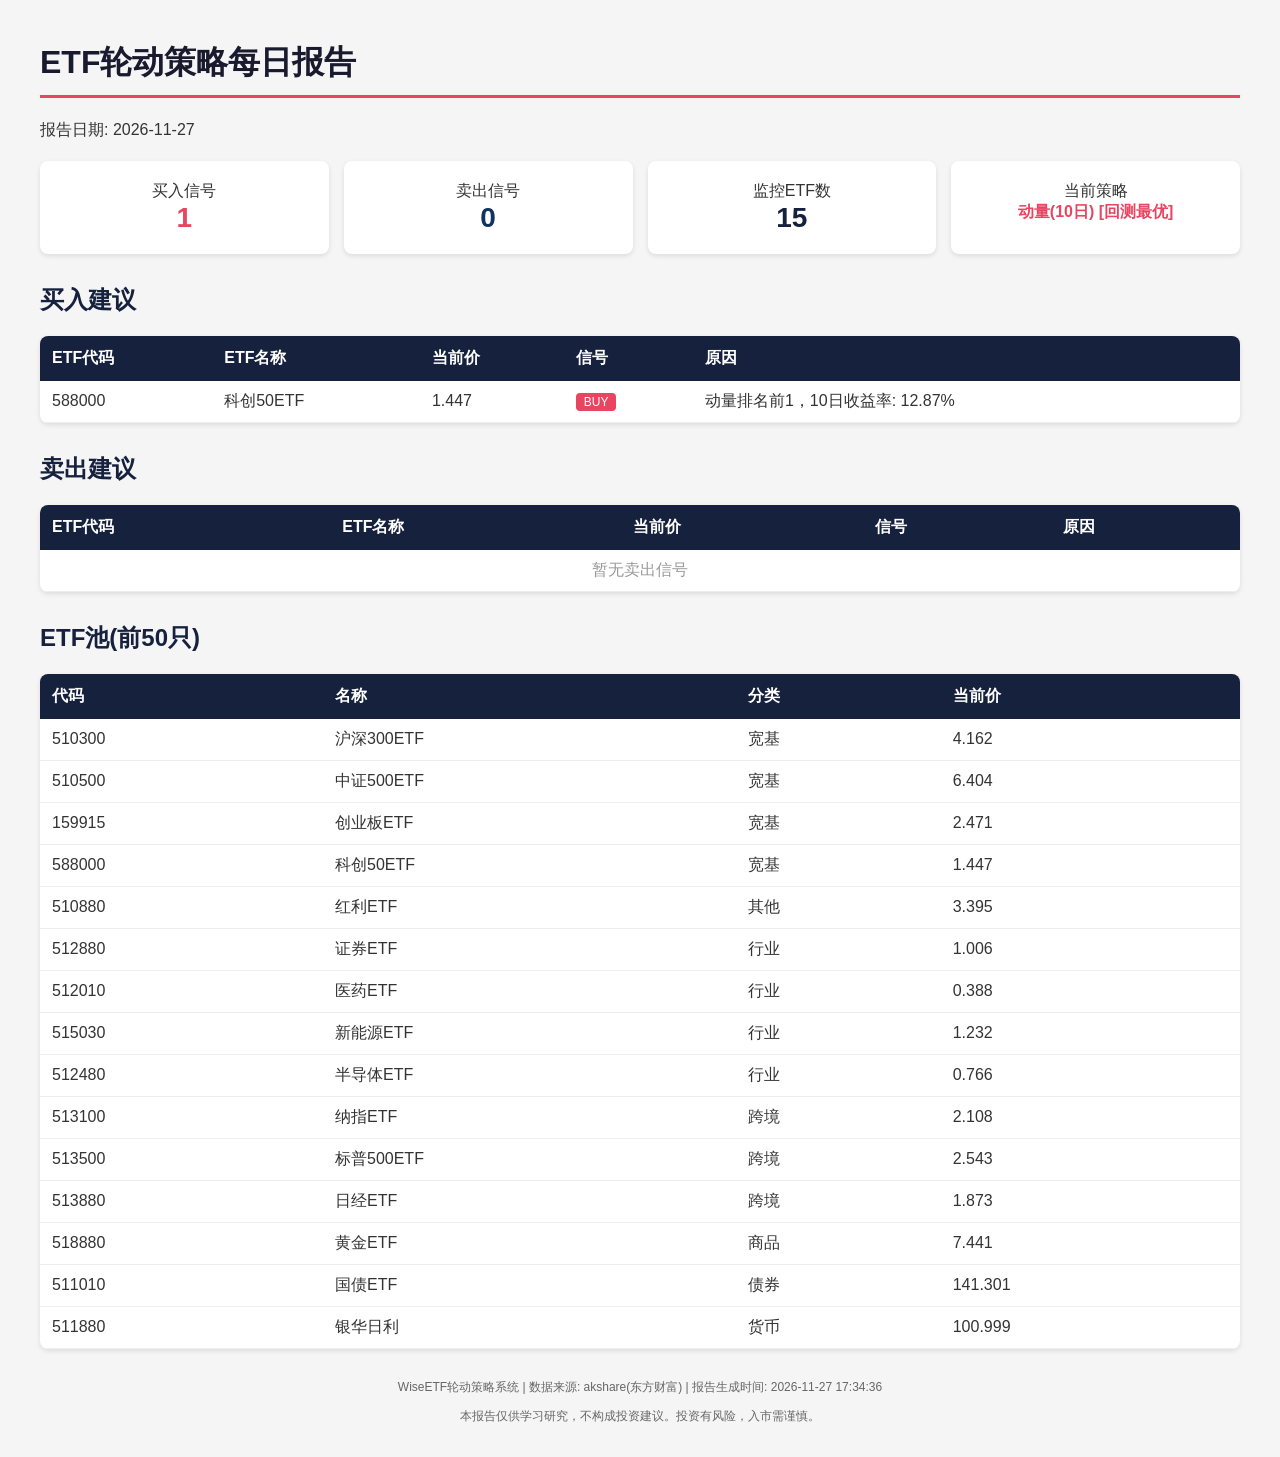
<file: index.html>
<!DOCTYPE html>
<html lang="zh-CN">
<head>
    <meta charset="UTF-8">
    <meta name="viewport" content="width=device-width, initial-scale=1.0">
    <title>ETF轮动策略报告 - 2026-11-27</title>
    <style>
        body { font-family: 'Segoe UI', Arial, sans-serif; margin: 0; padding: 20px; 
               background: #f5f5f5; color: #333; }
        .container { max-width: 1200px; margin: 0 auto; }
        h1 { color: #1a1a2e; border-bottom: 3px solid #e94560; padding-bottom: 10px; }
        h2 { color: #16213e; margin-top: 30px; }
        .summary { display: grid; grid-template-columns: repeat(4, 1fr); gap: 15px; margin: 20px 0; }
        .card { background: white; padding: 20px; border-radius: 8px; box-shadow: 0 2px 5px rgba(0,0,0,0.1); text-align: center; }
        .card .value { font-size: 28px; font-weight: bold; }
        .card.buy .value { color: #e94560; }
        .card.sell .value { color: #0f3460; }
        .card.total .value { color: #16213e; }
        .card.strategy .value { font-size: 16px; color: #e94560; }
        table { width: 100%; border-collapse: collapse; background: white; 
                border-radius: 8px; overflow: hidden; box-shadow: 0 2px 5px rgba(0,0,0,0.1); }
        th { background: #16213e; color: white; padding: 12px; text-align: left; }
        td { padding: 10px 12px; border-bottom: 1px solid #eee; }
        tr:hover { background: #f8f9fa; }
        .buy-tag { background: #e94560; color: white; padding: 2px 8px; border-radius: 4px; font-size: 12px; }
        .sell-tag { background: #0f3460; color: white; padding: 2px 8px; border-radius: 4px; font-size: 12px; }
        .positive { color: #e94560; font-weight: bold; }
        .negative { color: #0f3460; font-weight: bold; }
        .footer { text-align: center; margin-top: 30px; color: #666; font-size: 12px; }
    </style>
</head>
<body>
<div class="container">
    <h1>ETF轮动策略每日报告</h1>
    <p>报告日期: 2026-11-27</p>
    
    <div class="summary">
        <div class="card buy">
            <div>买入信号</div>
            <div class="value">1</div>
        </div>
        <div class="card sell">
            <div>卖出信号</div>
            <div class="value">0</div>
        </div>
        <div class="card total">
            <div>监控ETF数</div>
            <div class="value">15</div>
        </div>
        <div class="card strategy">
            <div>当前策略</div>
            <div class="value">动量(10日) [回测最优]</div>
        </div>
    </div>
    
    <h2>买入建议</h2>
    <table>
        <thead><tr><th>ETF代码</th><th>ETF名称</th><th>当前价</th><th>信号</th><th>原因</th></tr></thead>
        <tbody><tr>
                <td>588000</td><td>科创50ETF</td><td>1.447</td>
                <td><span class="buy-tag">BUY</span></td><td>动量排名前1，10日收益率: 12.87%</td>
            </tr></tbody>
    </table>
    
    <h2>卖出建议</h2>
    <table>
        <thead><tr><th>ETF代码</th><th>ETF名称</th><th>当前价</th><th>信号</th><th>原因</th></tr></thead>
        <tbody><tr><td colspan="5" style="text-align:center;color:#999;">暂无卖出信号</td></tr></tbody>
    </table>
    
    
    
    <h2>ETF池(前50只)</h2>
    <table>
        <thead><tr><th>代码</th><th>名称</th><th>分类</th><th>当前价</th></tr></thead>
        <tbody><tr>
                <td>510300</td><td>沪深300ETF</td><td>宽基</td><td>4.162</td>
            </tr><tr>
                <td>510500</td><td>中证500ETF</td><td>宽基</td><td>6.404</td>
            </tr><tr>
                <td>159915</td><td>创业板ETF</td><td>宽基</td><td>2.471</td>
            </tr><tr>
                <td>588000</td><td>科创50ETF</td><td>宽基</td><td>1.447</td>
            </tr><tr>
                <td>510880</td><td>红利ETF</td><td>其他</td><td>3.395</td>
            </tr><tr>
                <td>512880</td><td>证券ETF</td><td>行业</td><td>1.006</td>
            </tr><tr>
                <td>512010</td><td>医药ETF</td><td>行业</td><td>0.388</td>
            </tr><tr>
                <td>515030</td><td>新能源ETF</td><td>行业</td><td>1.232</td>
            </tr><tr>
                <td>512480</td><td>半导体ETF</td><td>行业</td><td>0.766</td>
            </tr><tr>
                <td>513100</td><td>纳指ETF</td><td>跨境</td><td>2.108</td>
            </tr><tr>
                <td>513500</td><td>标普500ETF</td><td>跨境</td><td>2.543</td>
            </tr><tr>
                <td>513880</td><td>日经ETF</td><td>跨境</td><td>1.873</td>
            </tr><tr>
                <td>518880</td><td>黄金ETF</td><td>商品</td><td>7.441</td>
            </tr><tr>
                <td>511010</td><td>国债ETF</td><td>债券</td><td>141.301</td>
            </tr><tr>
                <td>511880</td><td>银华日利</td><td>货币</td><td>100.999</td>
            </tr></tbody>
    </table>
    
    <div class="footer">
        <p>WiseETF轮动策略系统 | 数据来源: akshare(东方财富) | 报告生成时间: 2026-11-27 17:34:36</p>
        <p>本报告仅供学习研究，不构成投资建议。投资有风险，入市需谨慎。</p>
    </div>
</div>
</body>
</html>
</file>
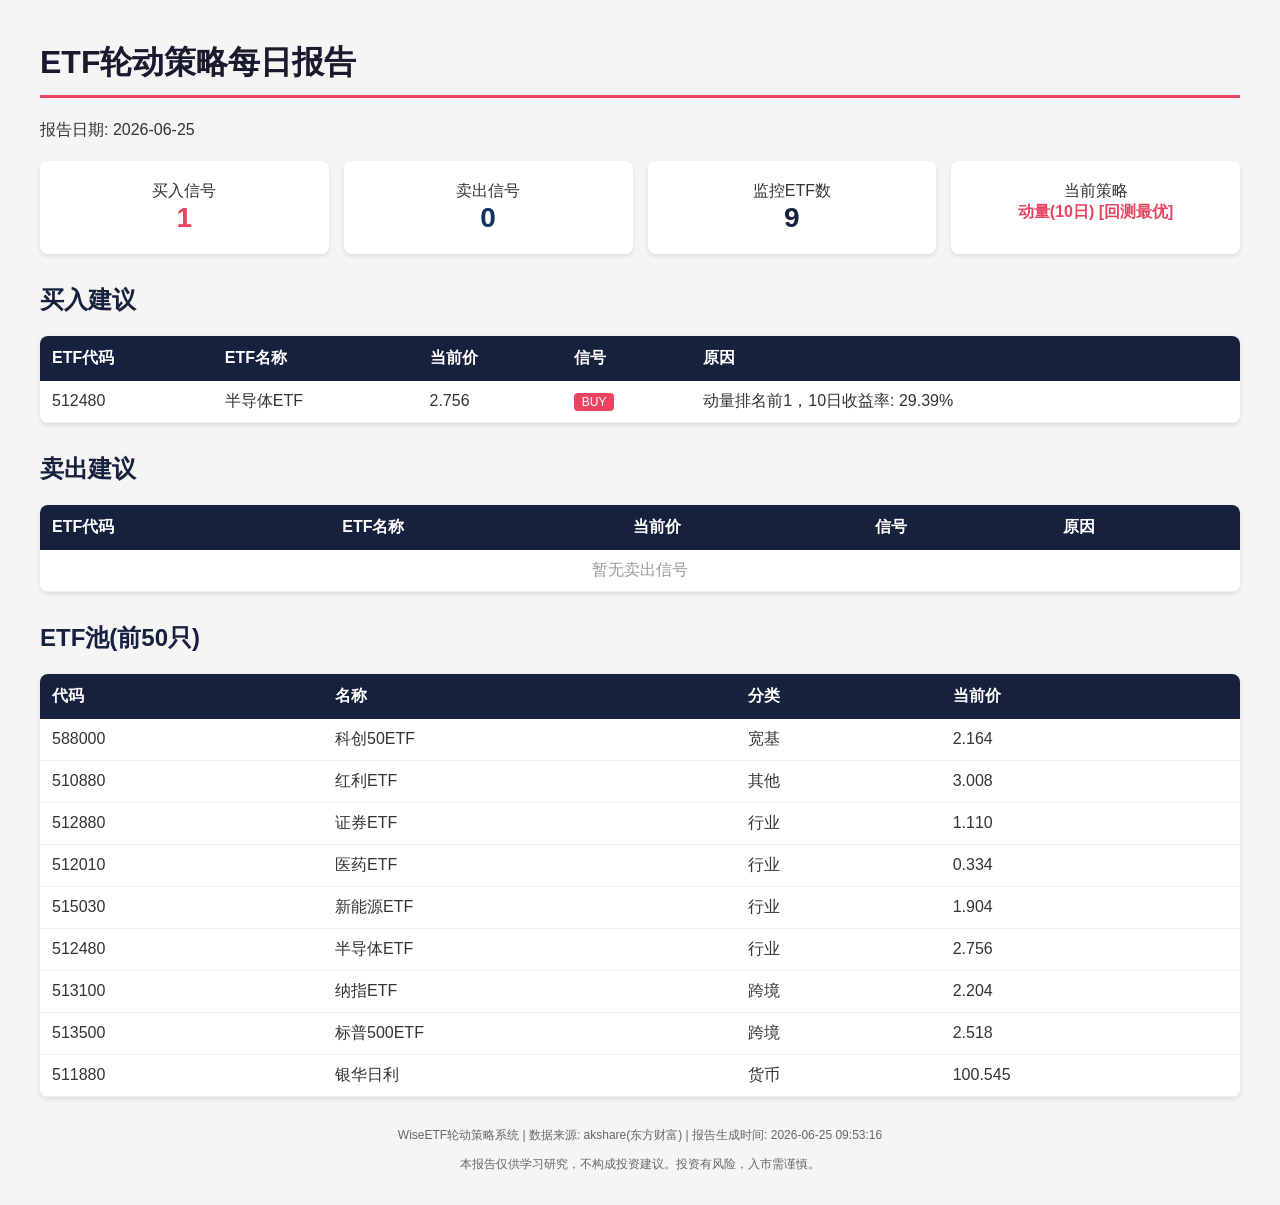
<file: reports/index.html>
<!DOCTYPE html>
<html lang="zh-CN">
<head>
    <meta charset="UTF-8">
    <meta name="viewport" content="width=device-width, initial-scale=1.0">
    <title>ETF轮动策略报告 - 2026-06-25</title>
    <style>
        body { font-family: 'Segoe UI', Arial, sans-serif; margin: 0; padding: 20px; 
               background: #f5f5f5; color: #333; }
        .container { max-width: 1200px; margin: 0 auto; }
        h1 { color: #1a1a2e; border-bottom: 3px solid #e94560; padding-bottom: 10px; }
        h2 { color: #16213e; margin-top: 30px; }
        .summary { display: grid; grid-template-columns: repeat(4, 1fr); gap: 15px; margin: 20px 0; }
        .card { background: white; padding: 20px; border-radius: 8px; box-shadow: 0 2px 5px rgba(0,0,0,0.1); text-align: center; }
        .card .value { font-size: 28px; font-weight: bold; }
        .card.buy .value { color: #e94560; }
        .card.sell .value { color: #0f3460; }
        .card.total .value { color: #16213e; }
        .card.strategy .value { font-size: 16px; color: #e94560; }
        table { width: 100%; border-collapse: collapse; background: white; 
                border-radius: 8px; overflow: hidden; box-shadow: 0 2px 5px rgba(0,0,0,0.1); }
        th { background: #16213e; color: white; padding: 12px; text-align: left; }
        td { padding: 10px 12px; border-bottom: 1px solid #eee; }
        tr:hover { background: #f8f9fa; }
        .buy-tag { background: #e94560; color: white; padding: 2px 8px; border-radius: 4px; font-size: 12px; }
        .sell-tag { background: #0f3460; color: white; padding: 2px 8px; border-radius: 4px; font-size: 12px; }
        .positive { color: #e94560; font-weight: bold; }
        .negative { color: #0f3460; font-weight: bold; }
        .footer { text-align: center; margin-top: 30px; color: #666; font-size: 12px; }
    </style>
</head>
<body>
<div class="container">
    <h1>ETF轮动策略每日报告</h1>
    <p>报告日期: 2026-06-25</p>
    
    <div class="summary">
        <div class="card buy">
            <div>买入信号</div>
            <div class="value">1</div>
        </div>
        <div class="card sell">
            <div>卖出信号</div>
            <div class="value">0</div>
        </div>
        <div class="card total">
            <div>监控ETF数</div>
            <div class="value">9</div>
        </div>
        <div class="card strategy">
            <div>当前策略</div>
            <div class="value">动量(10日) [回测最优]</div>
        </div>
    </div>
    
    <h2>买入建议</h2>
    <table>
        <thead><tr><th>ETF代码</th><th>ETF名称</th><th>当前价</th><th>信号</th><th>原因</th></tr></thead>
        <tbody><tr>
                <td>512480</td><td>半导体ETF</td><td>2.756</td>
                <td><span class="buy-tag">BUY</span></td><td>动量排名前1，10日收益率: 29.39%</td>
            </tr></tbody>
    </table>
    
    <h2>卖出建议</h2>
    <table>
        <thead><tr><th>ETF代码</th><th>ETF名称</th><th>当前价</th><th>信号</th><th>原因</th></tr></thead>
        <tbody><tr><td colspan="5" style="text-align:center;color:#999;">暂无卖出信号</td></tr></tbody>
    </table>
    
    
    
    <h2>ETF池(前50只)</h2>
    <table>
        <thead><tr><th>代码</th><th>名称</th><th>分类</th><th>当前价</th></tr></thead>
        <tbody><tr>
                <td>588000</td><td>科创50ETF</td><td>宽基</td><td>2.164</td>
            </tr><tr>
                <td>510880</td><td>红利ETF</td><td>其他</td><td>3.008</td>
            </tr><tr>
                <td>512880</td><td>证券ETF</td><td>行业</td><td>1.110</td>
            </tr><tr>
                <td>512010</td><td>医药ETF</td><td>行业</td><td>0.334</td>
            </tr><tr>
                <td>515030</td><td>新能源ETF</td><td>行业</td><td>1.904</td>
            </tr><tr>
                <td>512480</td><td>半导体ETF</td><td>行业</td><td>2.756</td>
            </tr><tr>
                <td>513100</td><td>纳指ETF</td><td>跨境</td><td>2.204</td>
            </tr><tr>
                <td>513500</td><td>标普500ETF</td><td>跨境</td><td>2.518</td>
            </tr><tr>
                <td>511880</td><td>银华日利</td><td>货币</td><td>100.545</td>
            </tr></tbody>
    </table>
    
    <div class="footer">
        <p>WiseETF轮动策略系统 | 数据来源: akshare(东方财富) | 报告生成时间: 2026-06-25 09:53:16</p>
        <p>本报告仅供学习研究，不构成投资建议。投资有风险，入市需谨慎。</p>
    </div>
</div>
</body>
</html>
</file>
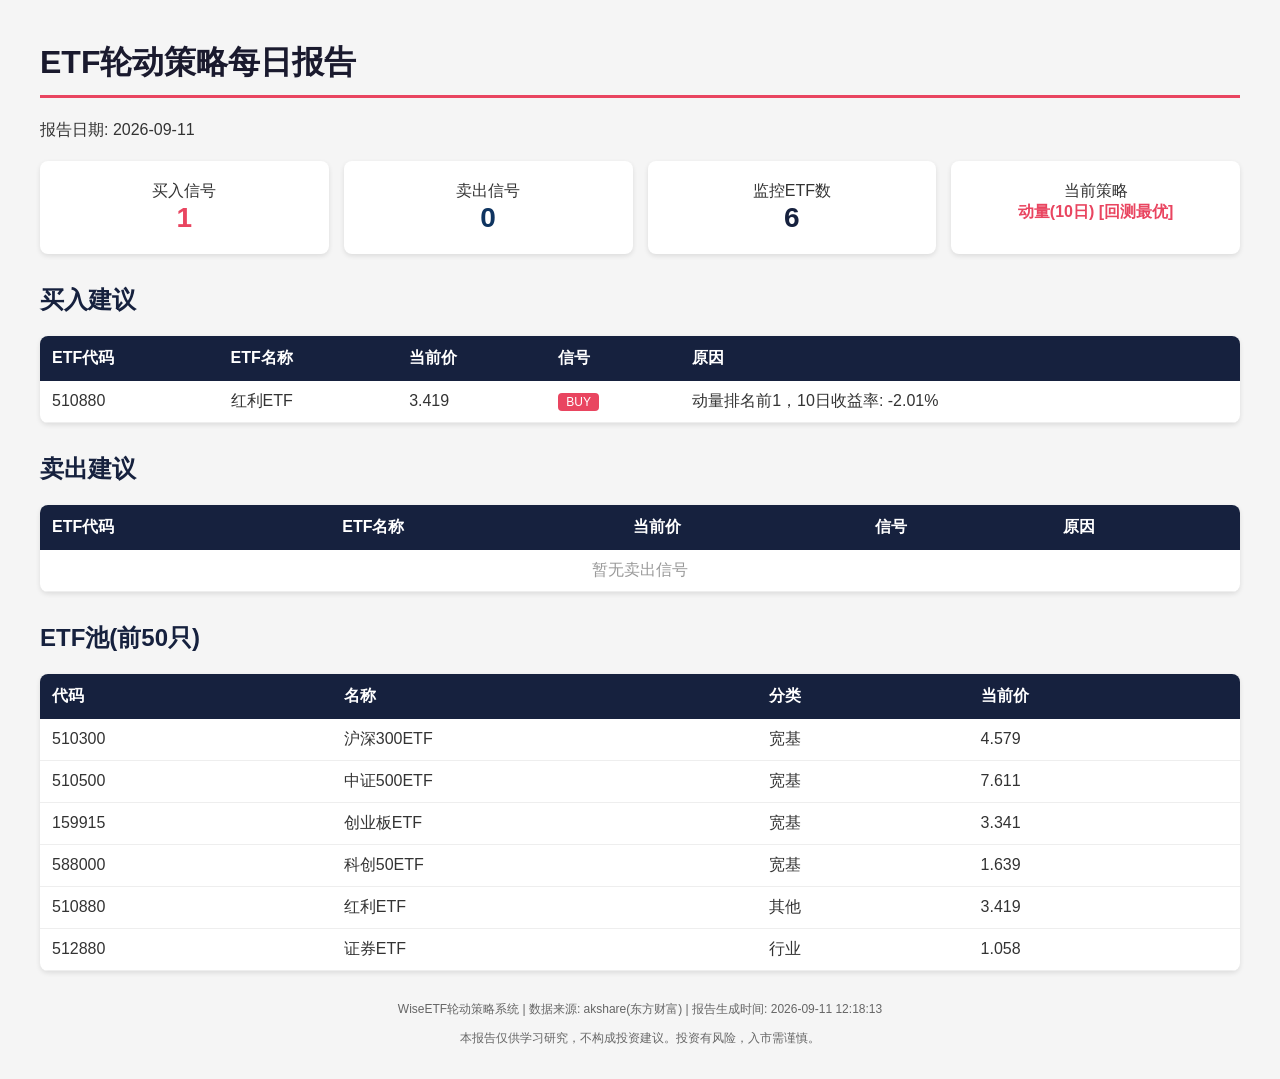
<file: daily_report_2026-09-11.html>
<!DOCTYPE html>
<html lang="zh-CN">
<head>
    <meta charset="UTF-8">
    <meta name="viewport" content="width=device-width, initial-scale=1.0">
    <title>ETF轮动策略报告 - 2026-09-11</title>
    <style>
        body { font-family: 'Segoe UI', Arial, sans-serif; margin: 0; padding: 20px; 
               background: #f5f5f5; color: #333; }
        .container { max-width: 1200px; margin: 0 auto; }
        h1 { color: #1a1a2e; border-bottom: 3px solid #e94560; padding-bottom: 10px; }
        h2 { color: #16213e; margin-top: 30px; }
        .summary { display: grid; grid-template-columns: repeat(4, 1fr); gap: 15px; margin: 20px 0; }
        .card { background: white; padding: 20px; border-radius: 8px; box-shadow: 0 2px 5px rgba(0,0,0,0.1); text-align: center; }
        .card .value { font-size: 28px; font-weight: bold; }
        .card.buy .value { color: #e94560; }
        .card.sell .value { color: #0f3460; }
        .card.total .value { color: #16213e; }
        .card.strategy .value { font-size: 16px; color: #e94560; }
        table { width: 100%; border-collapse: collapse; background: white; 
                border-radius: 8px; overflow: hidden; box-shadow: 0 2px 5px rgba(0,0,0,0.1); }
        th { background: #16213e; color: white; padding: 12px; text-align: left; }
        td { padding: 10px 12px; border-bottom: 1px solid #eee; }
        tr:hover { background: #f8f9fa; }
        .buy-tag { background: #e94560; color: white; padding: 2px 8px; border-radius: 4px; font-size: 12px; }
        .sell-tag { background: #0f3460; color: white; padding: 2px 8px; border-radius: 4px; font-size: 12px; }
        .positive { color: #e94560; font-weight: bold; }
        .negative { color: #0f3460; font-weight: bold; }
        .footer { text-align: center; margin-top: 30px; color: #666; font-size: 12px; }
    </style>
</head>
<body>
<div class="container">
    <h1>ETF轮动策略每日报告</h1>
    <p>报告日期: 2026-09-11</p>
    
    <div class="summary">
        <div class="card buy">
            <div>买入信号</div>
            <div class="value">1</div>
        </div>
        <div class="card sell">
            <div>卖出信号</div>
            <div class="value">0</div>
        </div>
        <div class="card total">
            <div>监控ETF数</div>
            <div class="value">6</div>
        </div>
        <div class="card strategy">
            <div>当前策略</div>
            <div class="value">动量(10日) [回测最优]</div>
        </div>
    </div>
    
    <h2>买入建议</h2>
    <table>
        <thead><tr><th>ETF代码</th><th>ETF名称</th><th>当前价</th><th>信号</th><th>原因</th></tr></thead>
        <tbody><tr>
                <td>510880</td><td>红利ETF</td><td>3.419</td>
                <td><span class="buy-tag">BUY</span></td><td>动量排名前1，10日收益率: -2.01%</td>
            </tr></tbody>
    </table>
    
    <h2>卖出建议</h2>
    <table>
        <thead><tr><th>ETF代码</th><th>ETF名称</th><th>当前价</th><th>信号</th><th>原因</th></tr></thead>
        <tbody><tr><td colspan="5" style="text-align:center;color:#999;">暂无卖出信号</td></tr></tbody>
    </table>
    
    
    
    <h2>ETF池(前50只)</h2>
    <table>
        <thead><tr><th>代码</th><th>名称</th><th>分类</th><th>当前价</th></tr></thead>
        <tbody><tr>
                <td>510300</td><td>沪深300ETF</td><td>宽基</td><td>4.579</td>
            </tr><tr>
                <td>510500</td><td>中证500ETF</td><td>宽基</td><td>7.611</td>
            </tr><tr>
                <td>159915</td><td>创业板ETF</td><td>宽基</td><td>3.341</td>
            </tr><tr>
                <td>588000</td><td>科创50ETF</td><td>宽基</td><td>1.639</td>
            </tr><tr>
                <td>510880</td><td>红利ETF</td><td>其他</td><td>3.419</td>
            </tr><tr>
                <td>512880</td><td>证券ETF</td><td>行业</td><td>1.058</td>
            </tr></tbody>
    </table>
    
    <div class="footer">
        <p>WiseETF轮动策略系统 | 数据来源: akshare(东方财富) | 报告生成时间: 2026-09-11 12:18:13</p>
        <p>本报告仅供学习研究，不构成投资建议。投资有风险，入市需谨慎。</p>
    </div>
</div>
</body>
</html>
</file>
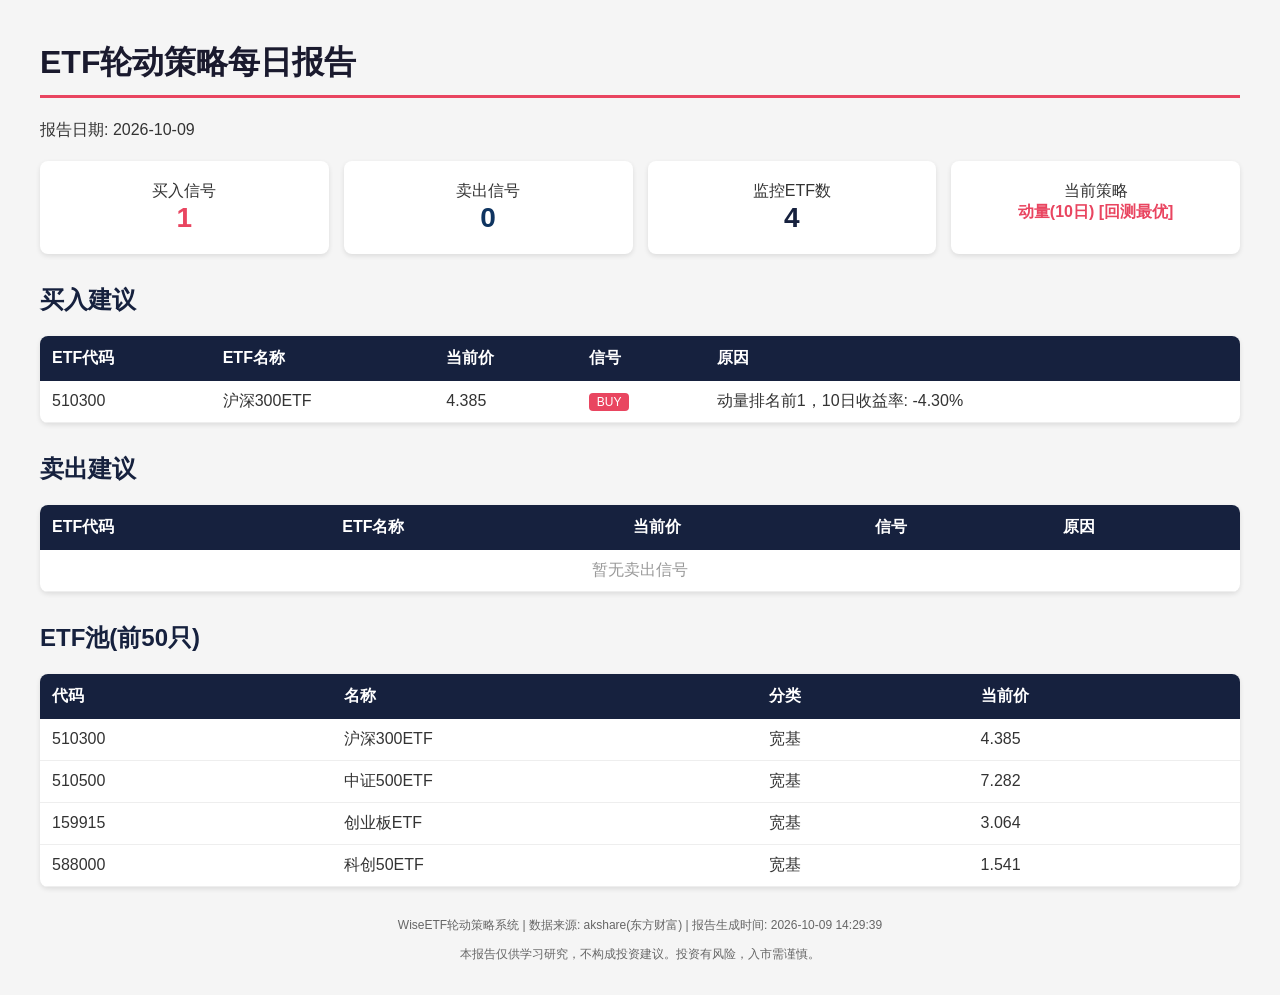
<file: daily_report_2026-10-09.html>
<!DOCTYPE html>
<html lang="zh-CN">
<head>
    <meta charset="UTF-8">
    <meta name="viewport" content="width=device-width, initial-scale=1.0">
    <title>ETF轮动策略报告 - 2026-10-09</title>
    <style>
        body { font-family: 'Segoe UI', Arial, sans-serif; margin: 0; padding: 20px; 
               background: #f5f5f5; color: #333; }
        .container { max-width: 1200px; margin: 0 auto; }
        h1 { color: #1a1a2e; border-bottom: 3px solid #e94560; padding-bottom: 10px; }
        h2 { color: #16213e; margin-top: 30px; }
        .summary { display: grid; grid-template-columns: repeat(4, 1fr); gap: 15px; margin: 20px 0; }
        .card { background: white; padding: 20px; border-radius: 8px; box-shadow: 0 2px 5px rgba(0,0,0,0.1); text-align: center; }
        .card .value { font-size: 28px; font-weight: bold; }
        .card.buy .value { color: #e94560; }
        .card.sell .value { color: #0f3460; }
        .card.total .value { color: #16213e; }
        .card.strategy .value { font-size: 16px; color: #e94560; }
        table { width: 100%; border-collapse: collapse; background: white; 
                border-radius: 8px; overflow: hidden; box-shadow: 0 2px 5px rgba(0,0,0,0.1); }
        th { background: #16213e; color: white; padding: 12px; text-align: left; }
        td { padding: 10px 12px; border-bottom: 1px solid #eee; }
        tr:hover { background: #f8f9fa; }
        .buy-tag { background: #e94560; color: white; padding: 2px 8px; border-radius: 4px; font-size: 12px; }
        .sell-tag { background: #0f3460; color: white; padding: 2px 8px; border-radius: 4px; font-size: 12px; }
        .positive { color: #e94560; font-weight: bold; }
        .negative { color: #0f3460; font-weight: bold; }
        .footer { text-align: center; margin-top: 30px; color: #666; font-size: 12px; }
    </style>
</head>
<body>
<div class="container">
    <h1>ETF轮动策略每日报告</h1>
    <p>报告日期: 2026-10-09</p>
    
    <div class="summary">
        <div class="card buy">
            <div>买入信号</div>
            <div class="value">1</div>
        </div>
        <div class="card sell">
            <div>卖出信号</div>
            <div class="value">0</div>
        </div>
        <div class="card total">
            <div>监控ETF数</div>
            <div class="value">4</div>
        </div>
        <div class="card strategy">
            <div>当前策略</div>
            <div class="value">动量(10日) [回测最优]</div>
        </div>
    </div>
    
    <h2>买入建议</h2>
    <table>
        <thead><tr><th>ETF代码</th><th>ETF名称</th><th>当前价</th><th>信号</th><th>原因</th></tr></thead>
        <tbody><tr>
                <td>510300</td><td>沪深300ETF</td><td>4.385</td>
                <td><span class="buy-tag">BUY</span></td><td>动量排名前1，10日收益率: -4.30%</td>
            </tr></tbody>
    </table>
    
    <h2>卖出建议</h2>
    <table>
        <thead><tr><th>ETF代码</th><th>ETF名称</th><th>当前价</th><th>信号</th><th>原因</th></tr></thead>
        <tbody><tr><td colspan="5" style="text-align:center;color:#999;">暂无卖出信号</td></tr></tbody>
    </table>
    
    
    
    <h2>ETF池(前50只)</h2>
    <table>
        <thead><tr><th>代码</th><th>名称</th><th>分类</th><th>当前价</th></tr></thead>
        <tbody><tr>
                <td>510300</td><td>沪深300ETF</td><td>宽基</td><td>4.385</td>
            </tr><tr>
                <td>510500</td><td>中证500ETF</td><td>宽基</td><td>7.282</td>
            </tr><tr>
                <td>159915</td><td>创业板ETF</td><td>宽基</td><td>3.064</td>
            </tr><tr>
                <td>588000</td><td>科创50ETF</td><td>宽基</td><td>1.541</td>
            </tr></tbody>
    </table>
    
    <div class="footer">
        <p>WiseETF轮动策略系统 | 数据来源: akshare(东方财富) | 报告生成时间: 2026-10-09 14:29:39</p>
        <p>本报告仅供学习研究，不构成投资建议。投资有风险，入市需谨慎。</p>
    </div>
</div>
</body>
</html>
</file>
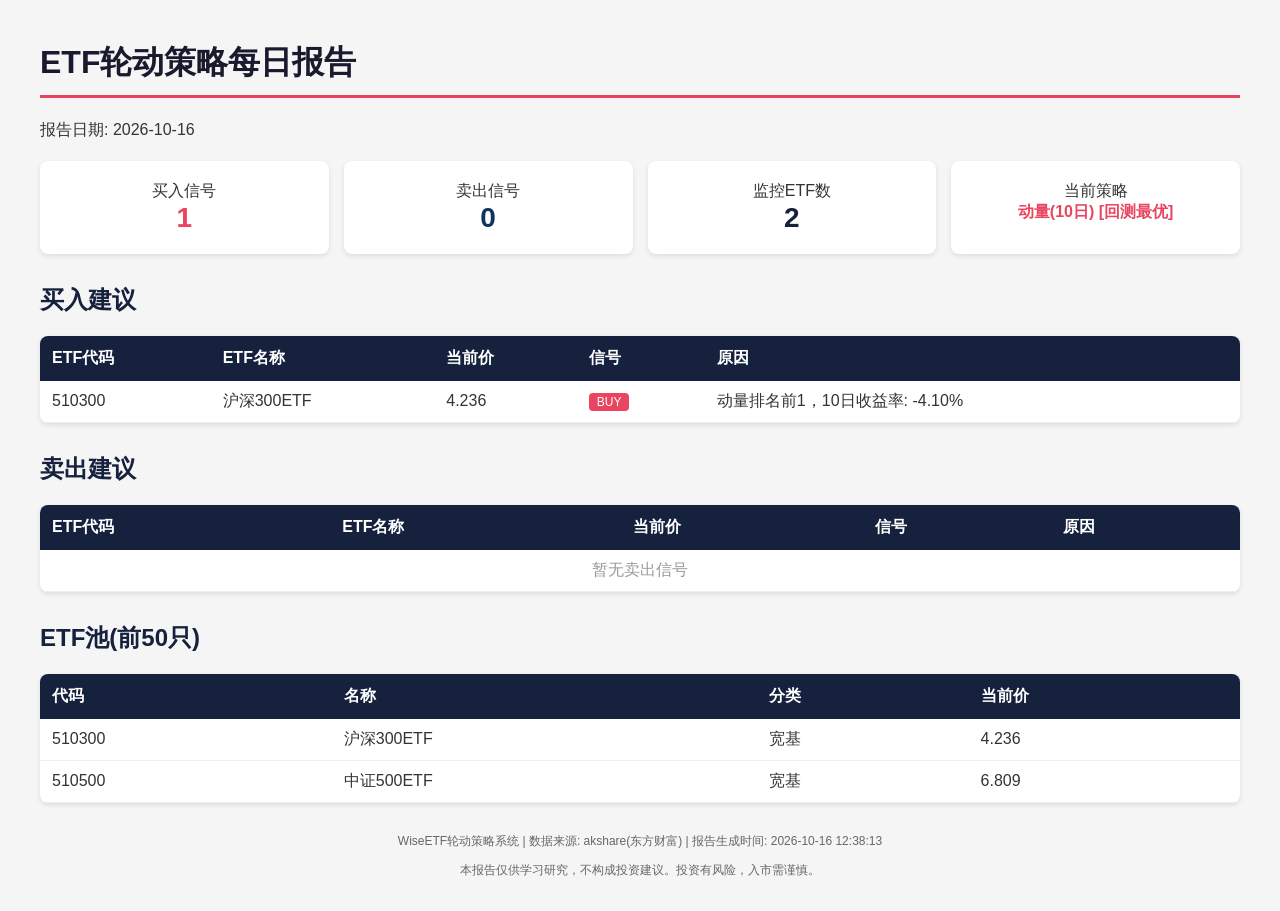
<file: daily_report_2026-10-16.html>
<!DOCTYPE html>
<html lang="zh-CN">
<head>
    <meta charset="UTF-8">
    <meta name="viewport" content="width=device-width, initial-scale=1.0">
    <title>ETF轮动策略报告 - 2026-10-16</title>
    <style>
        body { font-family: 'Segoe UI', Arial, sans-serif; margin: 0; padding: 20px; 
               background: #f5f5f5; color: #333; }
        .container { max-width: 1200px; margin: 0 auto; }
        h1 { color: #1a1a2e; border-bottom: 3px solid #e94560; padding-bottom: 10px; }
        h2 { color: #16213e; margin-top: 30px; }
        .summary { display: grid; grid-template-columns: repeat(4, 1fr); gap: 15px; margin: 20px 0; }
        .card { background: white; padding: 20px; border-radius: 8px; box-shadow: 0 2px 5px rgba(0,0,0,0.1); text-align: center; }
        .card .value { font-size: 28px; font-weight: bold; }
        .card.buy .value { color: #e94560; }
        .card.sell .value { color: #0f3460; }
        .card.total .value { color: #16213e; }
        .card.strategy .value { font-size: 16px; color: #e94560; }
        table { width: 100%; border-collapse: collapse; background: white; 
                border-radius: 8px; overflow: hidden; box-shadow: 0 2px 5px rgba(0,0,0,0.1); }
        th { background: #16213e; color: white; padding: 12px; text-align: left; }
        td { padding: 10px 12px; border-bottom: 1px solid #eee; }
        tr:hover { background: #f8f9fa; }
        .buy-tag { background: #e94560; color: white; padding: 2px 8px; border-radius: 4px; font-size: 12px; }
        .sell-tag { background: #0f3460; color: white; padding: 2px 8px; border-radius: 4px; font-size: 12px; }
        .positive { color: #e94560; font-weight: bold; }
        .negative { color: #0f3460; font-weight: bold; }
        .footer { text-align: center; margin-top: 30px; color: #666; font-size: 12px; }
    </style>
</head>
<body>
<div class="container">
    <h1>ETF轮动策略每日报告</h1>
    <p>报告日期: 2026-10-16</p>
    
    <div class="summary">
        <div class="card buy">
            <div>买入信号</div>
            <div class="value">1</div>
        </div>
        <div class="card sell">
            <div>卖出信号</div>
            <div class="value">0</div>
        </div>
        <div class="card total">
            <div>监控ETF数</div>
            <div class="value">2</div>
        </div>
        <div class="card strategy">
            <div>当前策略</div>
            <div class="value">动量(10日) [回测最优]</div>
        </div>
    </div>
    
    <h2>买入建议</h2>
    <table>
        <thead><tr><th>ETF代码</th><th>ETF名称</th><th>当前价</th><th>信号</th><th>原因</th></tr></thead>
        <tbody><tr>
                <td>510300</td><td>沪深300ETF</td><td>4.236</td>
                <td><span class="buy-tag">BUY</span></td><td>动量排名前1，10日收益率: -4.10%</td>
            </tr></tbody>
    </table>
    
    <h2>卖出建议</h2>
    <table>
        <thead><tr><th>ETF代码</th><th>ETF名称</th><th>当前价</th><th>信号</th><th>原因</th></tr></thead>
        <tbody><tr><td colspan="5" style="text-align:center;color:#999;">暂无卖出信号</td></tr></tbody>
    </table>
    
    
    
    <h2>ETF池(前50只)</h2>
    <table>
        <thead><tr><th>代码</th><th>名称</th><th>分类</th><th>当前价</th></tr></thead>
        <tbody><tr>
                <td>510300</td><td>沪深300ETF</td><td>宽基</td><td>4.236</td>
            </tr><tr>
                <td>510500</td><td>中证500ETF</td><td>宽基</td><td>6.809</td>
            </tr></tbody>
    </table>
    
    <div class="footer">
        <p>WiseETF轮动策略系统 | 数据来源: akshare(东方财富) | 报告生成时间: 2026-10-16 12:38:13</p>
        <p>本报告仅供学习研究，不构成投资建议。投资有风险，入市需谨慎。</p>
    </div>
</div>
</body>
</html>
</file>
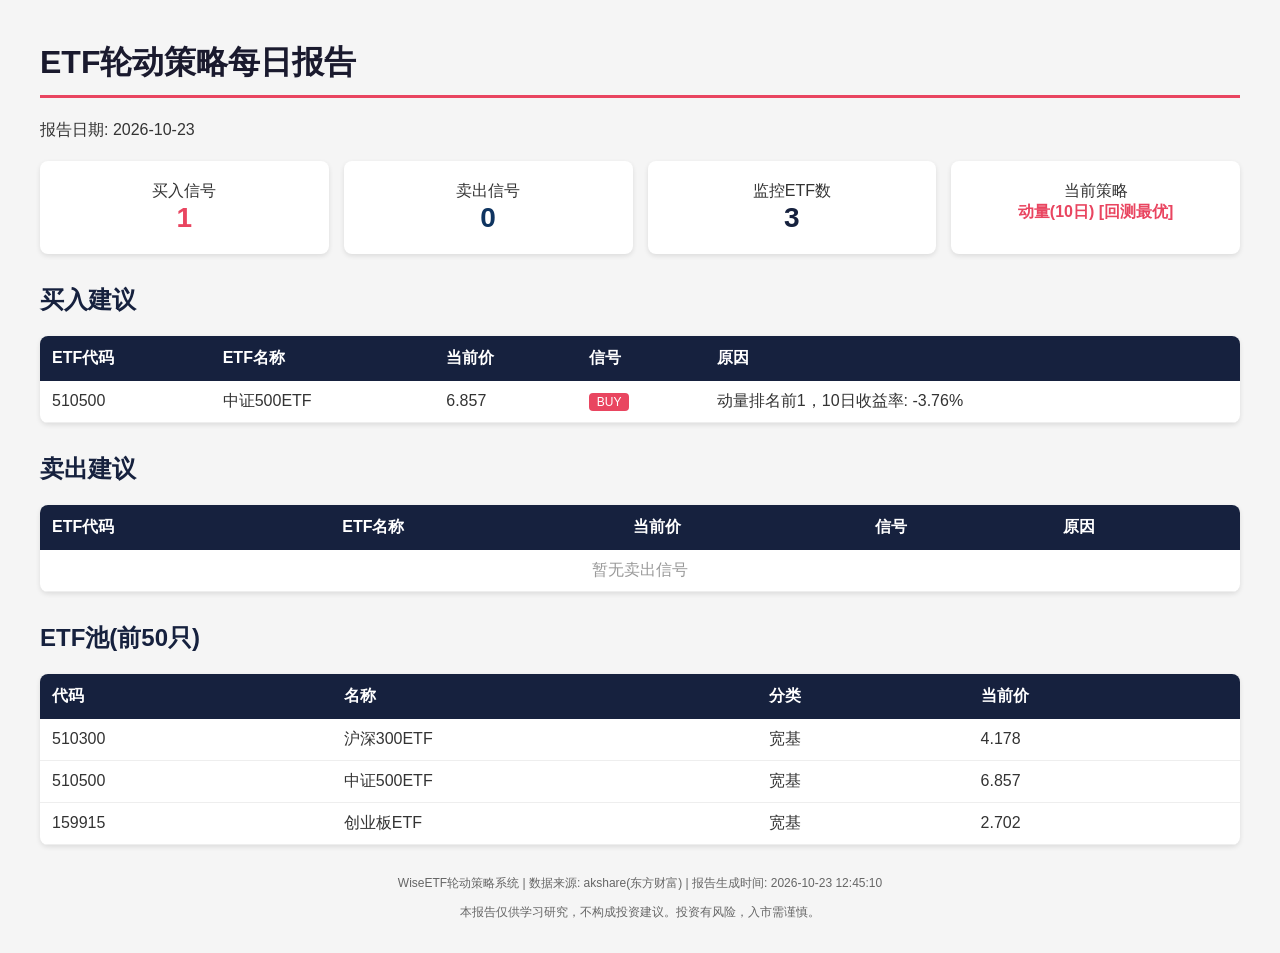
<file: daily_report_2026-10-23.html>
<!DOCTYPE html>
<html lang="zh-CN">
<head>
    <meta charset="UTF-8">
    <meta name="viewport" content="width=device-width, initial-scale=1.0">
    <title>ETF轮动策略报告 - 2026-10-23</title>
    <style>
        body { font-family: 'Segoe UI', Arial, sans-serif; margin: 0; padding: 20px; 
               background: #f5f5f5; color: #333; }
        .container { max-width: 1200px; margin: 0 auto; }
        h1 { color: #1a1a2e; border-bottom: 3px solid #e94560; padding-bottom: 10px; }
        h2 { color: #16213e; margin-top: 30px; }
        .summary { display: grid; grid-template-columns: repeat(4, 1fr); gap: 15px; margin: 20px 0; }
        .card { background: white; padding: 20px; border-radius: 8px; box-shadow: 0 2px 5px rgba(0,0,0,0.1); text-align: center; }
        .card .value { font-size: 28px; font-weight: bold; }
        .card.buy .value { color: #e94560; }
        .card.sell .value { color: #0f3460; }
        .card.total .value { color: #16213e; }
        .card.strategy .value { font-size: 16px; color: #e94560; }
        table { width: 100%; border-collapse: collapse; background: white; 
                border-radius: 8px; overflow: hidden; box-shadow: 0 2px 5px rgba(0,0,0,0.1); }
        th { background: #16213e; color: white; padding: 12px; text-align: left; }
        td { padding: 10px 12px; border-bottom: 1px solid #eee; }
        tr:hover { background: #f8f9fa; }
        .buy-tag { background: #e94560; color: white; padding: 2px 8px; border-radius: 4px; font-size: 12px; }
        .sell-tag { background: #0f3460; color: white; padding: 2px 8px; border-radius: 4px; font-size: 12px; }
        .positive { color: #e94560; font-weight: bold; }
        .negative { color: #0f3460; font-weight: bold; }
        .footer { text-align: center; margin-top: 30px; color: #666; font-size: 12px; }
    </style>
</head>
<body>
<div class="container">
    <h1>ETF轮动策略每日报告</h1>
    <p>报告日期: 2026-10-23</p>
    
    <div class="summary">
        <div class="card buy">
            <div>买入信号</div>
            <div class="value">1</div>
        </div>
        <div class="card sell">
            <div>卖出信号</div>
            <div class="value">0</div>
        </div>
        <div class="card total">
            <div>监控ETF数</div>
            <div class="value">3</div>
        </div>
        <div class="card strategy">
            <div>当前策略</div>
            <div class="value">动量(10日) [回测最优]</div>
        </div>
    </div>
    
    <h2>买入建议</h2>
    <table>
        <thead><tr><th>ETF代码</th><th>ETF名称</th><th>当前价</th><th>信号</th><th>原因</th></tr></thead>
        <tbody><tr>
                <td>510500</td><td>中证500ETF</td><td>6.857</td>
                <td><span class="buy-tag">BUY</span></td><td>动量排名前1，10日收益率: -3.76%</td>
            </tr></tbody>
    </table>
    
    <h2>卖出建议</h2>
    <table>
        <thead><tr><th>ETF代码</th><th>ETF名称</th><th>当前价</th><th>信号</th><th>原因</th></tr></thead>
        <tbody><tr><td colspan="5" style="text-align:center;color:#999;">暂无卖出信号</td></tr></tbody>
    </table>
    
    
    
    <h2>ETF池(前50只)</h2>
    <table>
        <thead><tr><th>代码</th><th>名称</th><th>分类</th><th>当前价</th></tr></thead>
        <tbody><tr>
                <td>510300</td><td>沪深300ETF</td><td>宽基</td><td>4.178</td>
            </tr><tr>
                <td>510500</td><td>中证500ETF</td><td>宽基</td><td>6.857</td>
            </tr><tr>
                <td>159915</td><td>创业板ETF</td><td>宽基</td><td>2.702</td>
            </tr></tbody>
    </table>
    
    <div class="footer">
        <p>WiseETF轮动策略系统 | 数据来源: akshare(东方财富) | 报告生成时间: 2026-10-23 12:45:10</p>
        <p>本报告仅供学习研究，不构成投资建议。投资有风险，入市需谨慎。</p>
    </div>
</div>
</body>
</html>
</file>
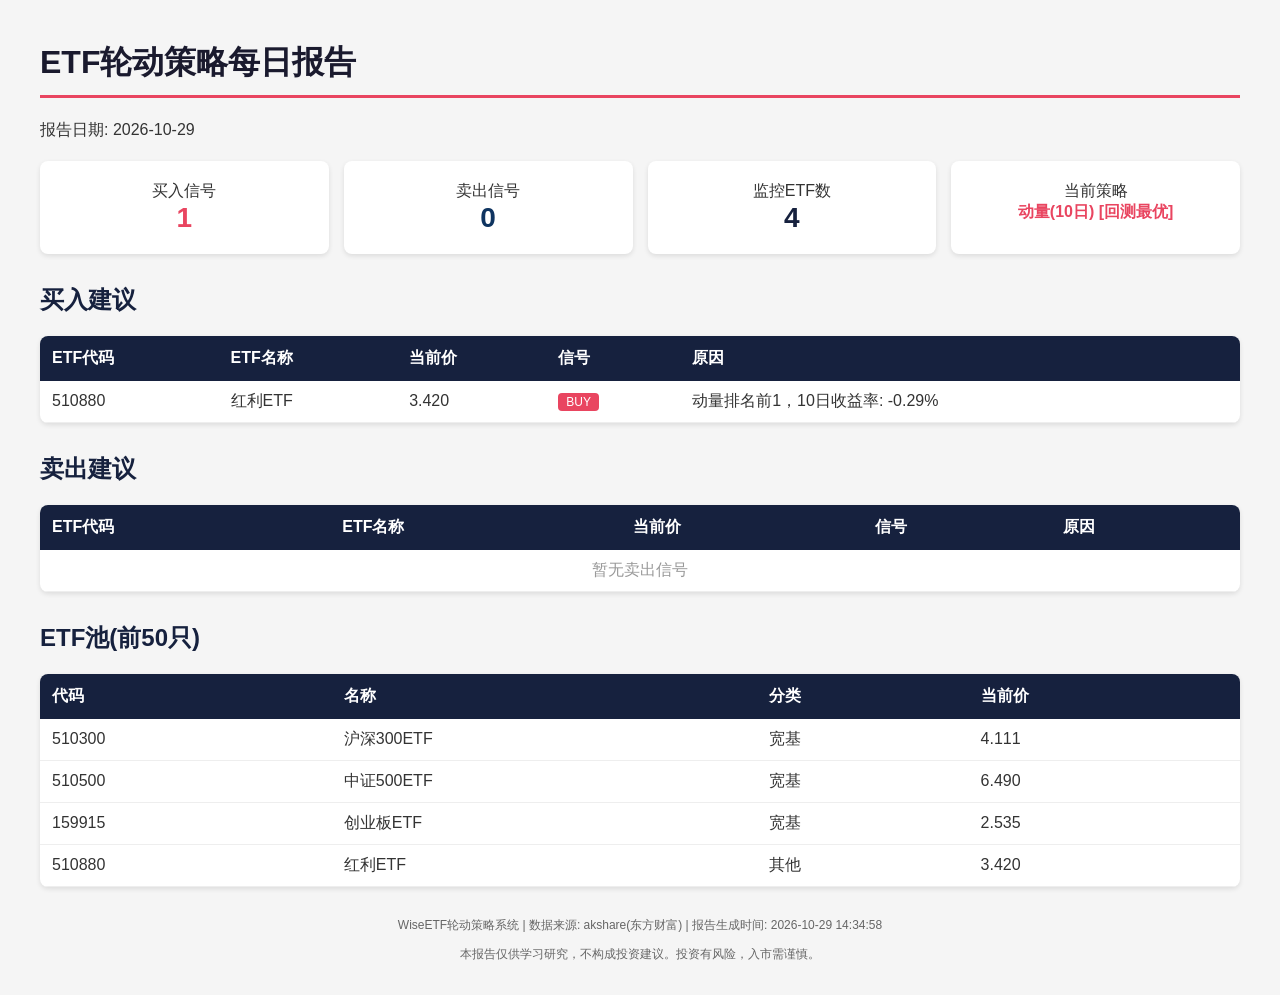
<file: daily_report_2026-10-29.html>
<!DOCTYPE html>
<html lang="zh-CN">
<head>
    <meta charset="UTF-8">
    <meta name="viewport" content="width=device-width, initial-scale=1.0">
    <title>ETF轮动策略报告 - 2026-10-29</title>
    <style>
        body { font-family: 'Segoe UI', Arial, sans-serif; margin: 0; padding: 20px; 
               background: #f5f5f5; color: #333; }
        .container { max-width: 1200px; margin: 0 auto; }
        h1 { color: #1a1a2e; border-bottom: 3px solid #e94560; padding-bottom: 10px; }
        h2 { color: #16213e; margin-top: 30px; }
        .summary { display: grid; grid-template-columns: repeat(4, 1fr); gap: 15px; margin: 20px 0; }
        .card { background: white; padding: 20px; border-radius: 8px; box-shadow: 0 2px 5px rgba(0,0,0,0.1); text-align: center; }
        .card .value { font-size: 28px; font-weight: bold; }
        .card.buy .value { color: #e94560; }
        .card.sell .value { color: #0f3460; }
        .card.total .value { color: #16213e; }
        .card.strategy .value { font-size: 16px; color: #e94560; }
        table { width: 100%; border-collapse: collapse; background: white; 
                border-radius: 8px; overflow: hidden; box-shadow: 0 2px 5px rgba(0,0,0,0.1); }
        th { background: #16213e; color: white; padding: 12px; text-align: left; }
        td { padding: 10px 12px; border-bottom: 1px solid #eee; }
        tr:hover { background: #f8f9fa; }
        .buy-tag { background: #e94560; color: white; padding: 2px 8px; border-radius: 4px; font-size: 12px; }
        .sell-tag { background: #0f3460; color: white; padding: 2px 8px; border-radius: 4px; font-size: 12px; }
        .positive { color: #e94560; font-weight: bold; }
        .negative { color: #0f3460; font-weight: bold; }
        .footer { text-align: center; margin-top: 30px; color: #666; font-size: 12px; }
    </style>
</head>
<body>
<div class="container">
    <h1>ETF轮动策略每日报告</h1>
    <p>报告日期: 2026-10-29</p>
    
    <div class="summary">
        <div class="card buy">
            <div>买入信号</div>
            <div class="value">1</div>
        </div>
        <div class="card sell">
            <div>卖出信号</div>
            <div class="value">0</div>
        </div>
        <div class="card total">
            <div>监控ETF数</div>
            <div class="value">4</div>
        </div>
        <div class="card strategy">
            <div>当前策略</div>
            <div class="value">动量(10日) [回测最优]</div>
        </div>
    </div>
    
    <h2>买入建议</h2>
    <table>
        <thead><tr><th>ETF代码</th><th>ETF名称</th><th>当前价</th><th>信号</th><th>原因</th></tr></thead>
        <tbody><tr>
                <td>510880</td><td>红利ETF</td><td>3.420</td>
                <td><span class="buy-tag">BUY</span></td><td>动量排名前1，10日收益率: -0.29%</td>
            </tr></tbody>
    </table>
    
    <h2>卖出建议</h2>
    <table>
        <thead><tr><th>ETF代码</th><th>ETF名称</th><th>当前价</th><th>信号</th><th>原因</th></tr></thead>
        <tbody><tr><td colspan="5" style="text-align:center;color:#999;">暂无卖出信号</td></tr></tbody>
    </table>
    
    
    
    <h2>ETF池(前50只)</h2>
    <table>
        <thead><tr><th>代码</th><th>名称</th><th>分类</th><th>当前价</th></tr></thead>
        <tbody><tr>
                <td>510300</td><td>沪深300ETF</td><td>宽基</td><td>4.111</td>
            </tr><tr>
                <td>510500</td><td>中证500ETF</td><td>宽基</td><td>6.490</td>
            </tr><tr>
                <td>159915</td><td>创业板ETF</td><td>宽基</td><td>2.535</td>
            </tr><tr>
                <td>510880</td><td>红利ETF</td><td>其他</td><td>3.420</td>
            </tr></tbody>
    </table>
    
    <div class="footer">
        <p>WiseETF轮动策略系统 | 数据来源: akshare(东方财富) | 报告生成时间: 2026-10-29 14:34:58</p>
        <p>本报告仅供学习研究，不构成投资建议。投资有风险，入市需谨慎。</p>
    </div>
</div>
</body>
</html>
</file>
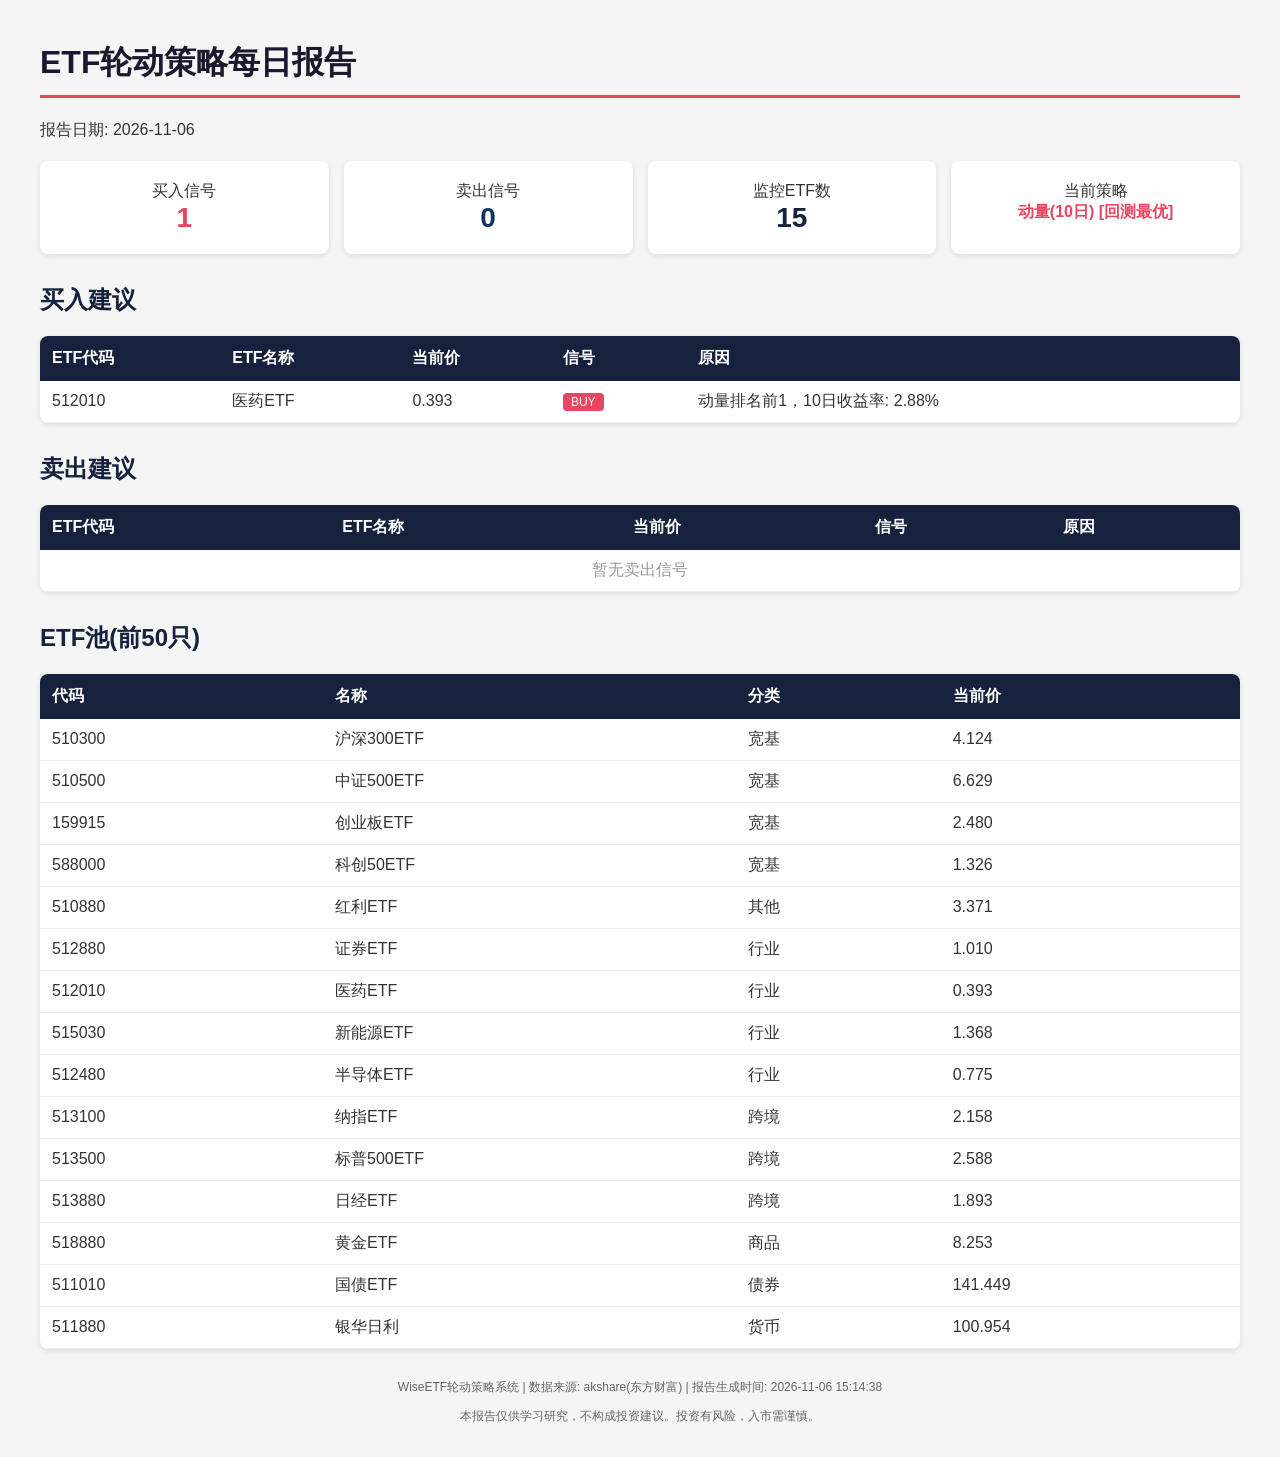
<file: daily_report_2026-11-06.html>
<!DOCTYPE html>
<html lang="zh-CN">
<head>
    <meta charset="UTF-8">
    <meta name="viewport" content="width=device-width, initial-scale=1.0">
    <title>ETF轮动策略报告 - 2026-11-06</title>
    <style>
        body { font-family: 'Segoe UI', Arial, sans-serif; margin: 0; padding: 20px; 
               background: #f5f5f5; color: #333; }
        .container { max-width: 1200px; margin: 0 auto; }
        h1 { color: #1a1a2e; border-bottom: 3px solid #e94560; padding-bottom: 10px; }
        h2 { color: #16213e; margin-top: 30px; }
        .summary { display: grid; grid-template-columns: repeat(4, 1fr); gap: 15px; margin: 20px 0; }
        .card { background: white; padding: 20px; border-radius: 8px; box-shadow: 0 2px 5px rgba(0,0,0,0.1); text-align: center; }
        .card .value { font-size: 28px; font-weight: bold; }
        .card.buy .value { color: #e94560; }
        .card.sell .value { color: #0f3460; }
        .card.total .value { color: #16213e; }
        .card.strategy .value { font-size: 16px; color: #e94560; }
        table { width: 100%; border-collapse: collapse; background: white; 
                border-radius: 8px; overflow: hidden; box-shadow: 0 2px 5px rgba(0,0,0,0.1); }
        th { background: #16213e; color: white; padding: 12px; text-align: left; }
        td { padding: 10px 12px; border-bottom: 1px solid #eee; }
        tr:hover { background: #f8f9fa; }
        .buy-tag { background: #e94560; color: white; padding: 2px 8px; border-radius: 4px; font-size: 12px; }
        .sell-tag { background: #0f3460; color: white; padding: 2px 8px; border-radius: 4px; font-size: 12px; }
        .positive { color: #e94560; font-weight: bold; }
        .negative { color: #0f3460; font-weight: bold; }
        .footer { text-align: center; margin-top: 30px; color: #666; font-size: 12px; }
    </style>
</head>
<body>
<div class="container">
    <h1>ETF轮动策略每日报告</h1>
    <p>报告日期: 2026-11-06</p>
    
    <div class="summary">
        <div class="card buy">
            <div>买入信号</div>
            <div class="value">1</div>
        </div>
        <div class="card sell">
            <div>卖出信号</div>
            <div class="value">0</div>
        </div>
        <div class="card total">
            <div>监控ETF数</div>
            <div class="value">15</div>
        </div>
        <div class="card strategy">
            <div>当前策略</div>
            <div class="value">动量(10日) [回测最优]</div>
        </div>
    </div>
    
    <h2>买入建议</h2>
    <table>
        <thead><tr><th>ETF代码</th><th>ETF名称</th><th>当前价</th><th>信号</th><th>原因</th></tr></thead>
        <tbody><tr>
                <td>512010</td><td>医药ETF</td><td>0.393</td>
                <td><span class="buy-tag">BUY</span></td><td>动量排名前1，10日收益率: 2.88%</td>
            </tr></tbody>
    </table>
    
    <h2>卖出建议</h2>
    <table>
        <thead><tr><th>ETF代码</th><th>ETF名称</th><th>当前价</th><th>信号</th><th>原因</th></tr></thead>
        <tbody><tr><td colspan="5" style="text-align:center;color:#999;">暂无卖出信号</td></tr></tbody>
    </table>
    
    
    
    <h2>ETF池(前50只)</h2>
    <table>
        <thead><tr><th>代码</th><th>名称</th><th>分类</th><th>当前价</th></tr></thead>
        <tbody><tr>
                <td>510300</td><td>沪深300ETF</td><td>宽基</td><td>4.124</td>
            </tr><tr>
                <td>510500</td><td>中证500ETF</td><td>宽基</td><td>6.629</td>
            </tr><tr>
                <td>159915</td><td>创业板ETF</td><td>宽基</td><td>2.480</td>
            </tr><tr>
                <td>588000</td><td>科创50ETF</td><td>宽基</td><td>1.326</td>
            </tr><tr>
                <td>510880</td><td>红利ETF</td><td>其他</td><td>3.371</td>
            </tr><tr>
                <td>512880</td><td>证券ETF</td><td>行业</td><td>1.010</td>
            </tr><tr>
                <td>512010</td><td>医药ETF</td><td>行业</td><td>0.393</td>
            </tr><tr>
                <td>515030</td><td>新能源ETF</td><td>行业</td><td>1.368</td>
            </tr><tr>
                <td>512480</td><td>半导体ETF</td><td>行业</td><td>0.775</td>
            </tr><tr>
                <td>513100</td><td>纳指ETF</td><td>跨境</td><td>2.158</td>
            </tr><tr>
                <td>513500</td><td>标普500ETF</td><td>跨境</td><td>2.588</td>
            </tr><tr>
                <td>513880</td><td>日经ETF</td><td>跨境</td><td>1.893</td>
            </tr><tr>
                <td>518880</td><td>黄金ETF</td><td>商品</td><td>8.253</td>
            </tr><tr>
                <td>511010</td><td>国债ETF</td><td>债券</td><td>141.449</td>
            </tr><tr>
                <td>511880</td><td>银华日利</td><td>货币</td><td>100.954</td>
            </tr></tbody>
    </table>
    
    <div class="footer">
        <p>WiseETF轮动策略系统 | 数据来源: akshare(东方财富) | 报告生成时间: 2026-11-06 15:14:38</p>
        <p>本报告仅供学习研究，不构成投资建议。投资有风险，入市需谨慎。</p>
    </div>
</div>
</body>
</html>
</file>
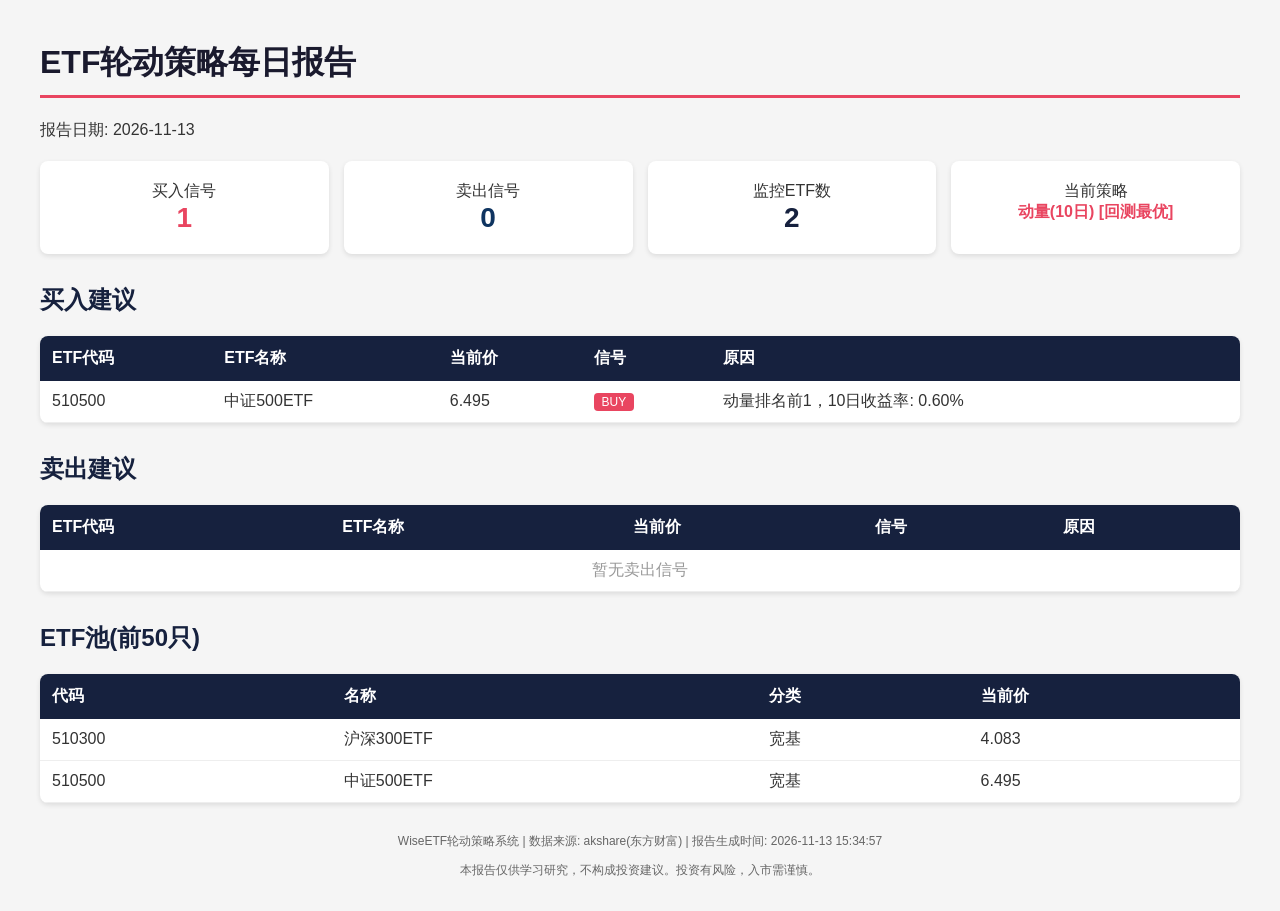
<file: daily_report_2026-11-13.html>
<!DOCTYPE html>
<html lang="zh-CN">
<head>
    <meta charset="UTF-8">
    <meta name="viewport" content="width=device-width, initial-scale=1.0">
    <title>ETF轮动策略报告 - 2026-11-13</title>
    <style>
        body { font-family: 'Segoe UI', Arial, sans-serif; margin: 0; padding: 20px; 
               background: #f5f5f5; color: #333; }
        .container { max-width: 1200px; margin: 0 auto; }
        h1 { color: #1a1a2e; border-bottom: 3px solid #e94560; padding-bottom: 10px; }
        h2 { color: #16213e; margin-top: 30px; }
        .summary { display: grid; grid-template-columns: repeat(4, 1fr); gap: 15px; margin: 20px 0; }
        .card { background: white; padding: 20px; border-radius: 8px; box-shadow: 0 2px 5px rgba(0,0,0,0.1); text-align: center; }
        .card .value { font-size: 28px; font-weight: bold; }
        .card.buy .value { color: #e94560; }
        .card.sell .value { color: #0f3460; }
        .card.total .value { color: #16213e; }
        .card.strategy .value { font-size: 16px; color: #e94560; }
        table { width: 100%; border-collapse: collapse; background: white; 
                border-radius: 8px; overflow: hidden; box-shadow: 0 2px 5px rgba(0,0,0,0.1); }
        th { background: #16213e; color: white; padding: 12px; text-align: left; }
        td { padding: 10px 12px; border-bottom: 1px solid #eee; }
        tr:hover { background: #f8f9fa; }
        .buy-tag { background: #e94560; color: white; padding: 2px 8px; border-radius: 4px; font-size: 12px; }
        .sell-tag { background: #0f3460; color: white; padding: 2px 8px; border-radius: 4px; font-size: 12px; }
        .positive { color: #e94560; font-weight: bold; }
        .negative { color: #0f3460; font-weight: bold; }
        .footer { text-align: center; margin-top: 30px; color: #666; font-size: 12px; }
    </style>
</head>
<body>
<div class="container">
    <h1>ETF轮动策略每日报告</h1>
    <p>报告日期: 2026-11-13</p>
    
    <div class="summary">
        <div class="card buy">
            <div>买入信号</div>
            <div class="value">1</div>
        </div>
        <div class="card sell">
            <div>卖出信号</div>
            <div class="value">0</div>
        </div>
        <div class="card total">
            <div>监控ETF数</div>
            <div class="value">2</div>
        </div>
        <div class="card strategy">
            <div>当前策略</div>
            <div class="value">动量(10日) [回测最优]</div>
        </div>
    </div>
    
    <h2>买入建议</h2>
    <table>
        <thead><tr><th>ETF代码</th><th>ETF名称</th><th>当前价</th><th>信号</th><th>原因</th></tr></thead>
        <tbody><tr>
                <td>510500</td><td>中证500ETF</td><td>6.495</td>
                <td><span class="buy-tag">BUY</span></td><td>动量排名前1，10日收益率: 0.60%</td>
            </tr></tbody>
    </table>
    
    <h2>卖出建议</h2>
    <table>
        <thead><tr><th>ETF代码</th><th>ETF名称</th><th>当前价</th><th>信号</th><th>原因</th></tr></thead>
        <tbody><tr><td colspan="5" style="text-align:center;color:#999;">暂无卖出信号</td></tr></tbody>
    </table>
    
    
    
    <h2>ETF池(前50只)</h2>
    <table>
        <thead><tr><th>代码</th><th>名称</th><th>分类</th><th>当前价</th></tr></thead>
        <tbody><tr>
                <td>510300</td><td>沪深300ETF</td><td>宽基</td><td>4.083</td>
            </tr><tr>
                <td>510500</td><td>中证500ETF</td><td>宽基</td><td>6.495</td>
            </tr></tbody>
    </table>
    
    <div class="footer">
        <p>WiseETF轮动策略系统 | 数据来源: akshare(东方财富) | 报告生成时间: 2026-11-13 15:34:57</p>
        <p>本报告仅供学习研究，不构成投资建议。投资有风险，入市需谨慎。</p>
    </div>
</div>
</body>
</html>
</file>
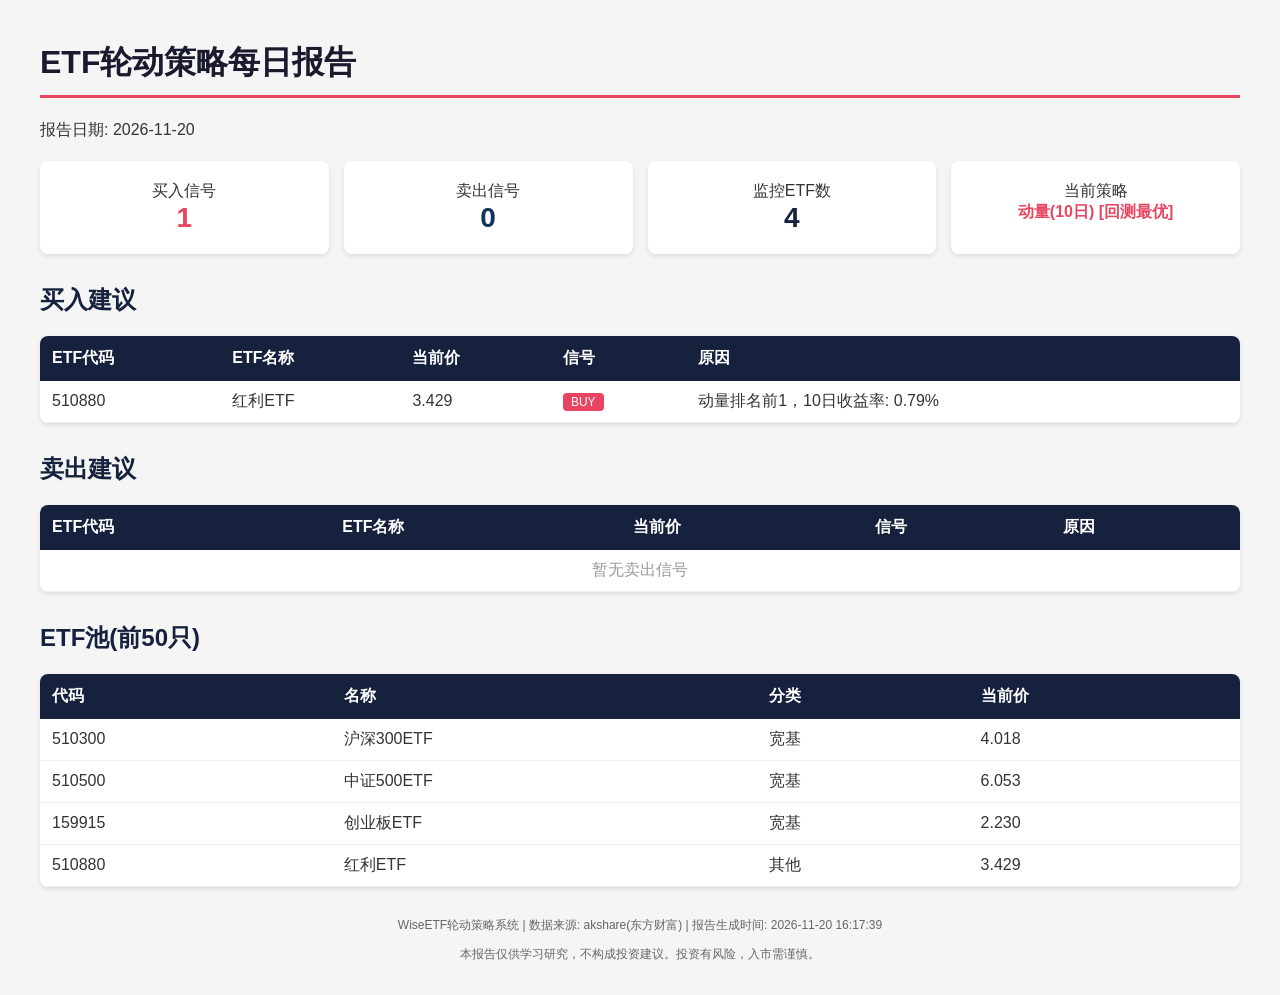
<file: daily_report_2026-11-20.html>
<!DOCTYPE html>
<html lang="zh-CN">
<head>
    <meta charset="UTF-8">
    <meta name="viewport" content="width=device-width, initial-scale=1.0">
    <title>ETF轮动策略报告 - 2026-11-20</title>
    <style>
        body { font-family: 'Segoe UI', Arial, sans-serif; margin: 0; padding: 20px; 
               background: #f5f5f5; color: #333; }
        .container { max-width: 1200px; margin: 0 auto; }
        h1 { color: #1a1a2e; border-bottom: 3px solid #e94560; padding-bottom: 10px; }
        h2 { color: #16213e; margin-top: 30px; }
        .summary { display: grid; grid-template-columns: repeat(4, 1fr); gap: 15px; margin: 20px 0; }
        .card { background: white; padding: 20px; border-radius: 8px; box-shadow: 0 2px 5px rgba(0,0,0,0.1); text-align: center; }
        .card .value { font-size: 28px; font-weight: bold; }
        .card.buy .value { color: #e94560; }
        .card.sell .value { color: #0f3460; }
        .card.total .value { color: #16213e; }
        .card.strategy .value { font-size: 16px; color: #e94560; }
        table { width: 100%; border-collapse: collapse; background: white; 
                border-radius: 8px; overflow: hidden; box-shadow: 0 2px 5px rgba(0,0,0,0.1); }
        th { background: #16213e; color: white; padding: 12px; text-align: left; }
        td { padding: 10px 12px; border-bottom: 1px solid #eee; }
        tr:hover { background: #f8f9fa; }
        .buy-tag { background: #e94560; color: white; padding: 2px 8px; border-radius: 4px; font-size: 12px; }
        .sell-tag { background: #0f3460; color: white; padding: 2px 8px; border-radius: 4px; font-size: 12px; }
        .positive { color: #e94560; font-weight: bold; }
        .negative { color: #0f3460; font-weight: bold; }
        .footer { text-align: center; margin-top: 30px; color: #666; font-size: 12px; }
    </style>
</head>
<body>
<div class="container">
    <h1>ETF轮动策略每日报告</h1>
    <p>报告日期: 2026-11-20</p>
    
    <div class="summary">
        <div class="card buy">
            <div>买入信号</div>
            <div class="value">1</div>
        </div>
        <div class="card sell">
            <div>卖出信号</div>
            <div class="value">0</div>
        </div>
        <div class="card total">
            <div>监控ETF数</div>
            <div class="value">4</div>
        </div>
        <div class="card strategy">
            <div>当前策略</div>
            <div class="value">动量(10日) [回测最优]</div>
        </div>
    </div>
    
    <h2>买入建议</h2>
    <table>
        <thead><tr><th>ETF代码</th><th>ETF名称</th><th>当前价</th><th>信号</th><th>原因</th></tr></thead>
        <tbody><tr>
                <td>510880</td><td>红利ETF</td><td>3.429</td>
                <td><span class="buy-tag">BUY</span></td><td>动量排名前1，10日收益率: 0.79%</td>
            </tr></tbody>
    </table>
    
    <h2>卖出建议</h2>
    <table>
        <thead><tr><th>ETF代码</th><th>ETF名称</th><th>当前价</th><th>信号</th><th>原因</th></tr></thead>
        <tbody><tr><td colspan="5" style="text-align:center;color:#999;">暂无卖出信号</td></tr></tbody>
    </table>
    
    
    
    <h2>ETF池(前50只)</h2>
    <table>
        <thead><tr><th>代码</th><th>名称</th><th>分类</th><th>当前价</th></tr></thead>
        <tbody><tr>
                <td>510300</td><td>沪深300ETF</td><td>宽基</td><td>4.018</td>
            </tr><tr>
                <td>510500</td><td>中证500ETF</td><td>宽基</td><td>6.053</td>
            </tr><tr>
                <td>159915</td><td>创业板ETF</td><td>宽基</td><td>2.230</td>
            </tr><tr>
                <td>510880</td><td>红利ETF</td><td>其他</td><td>3.429</td>
            </tr></tbody>
    </table>
    
    <div class="footer">
        <p>WiseETF轮动策略系统 | 数据来源: akshare(东方财富) | 报告生成时间: 2026-11-20 16:17:39</p>
        <p>本报告仅供学习研究，不构成投资建议。投资有风险，入市需谨慎。</p>
    </div>
</div>
</body>
</html>
</file>
